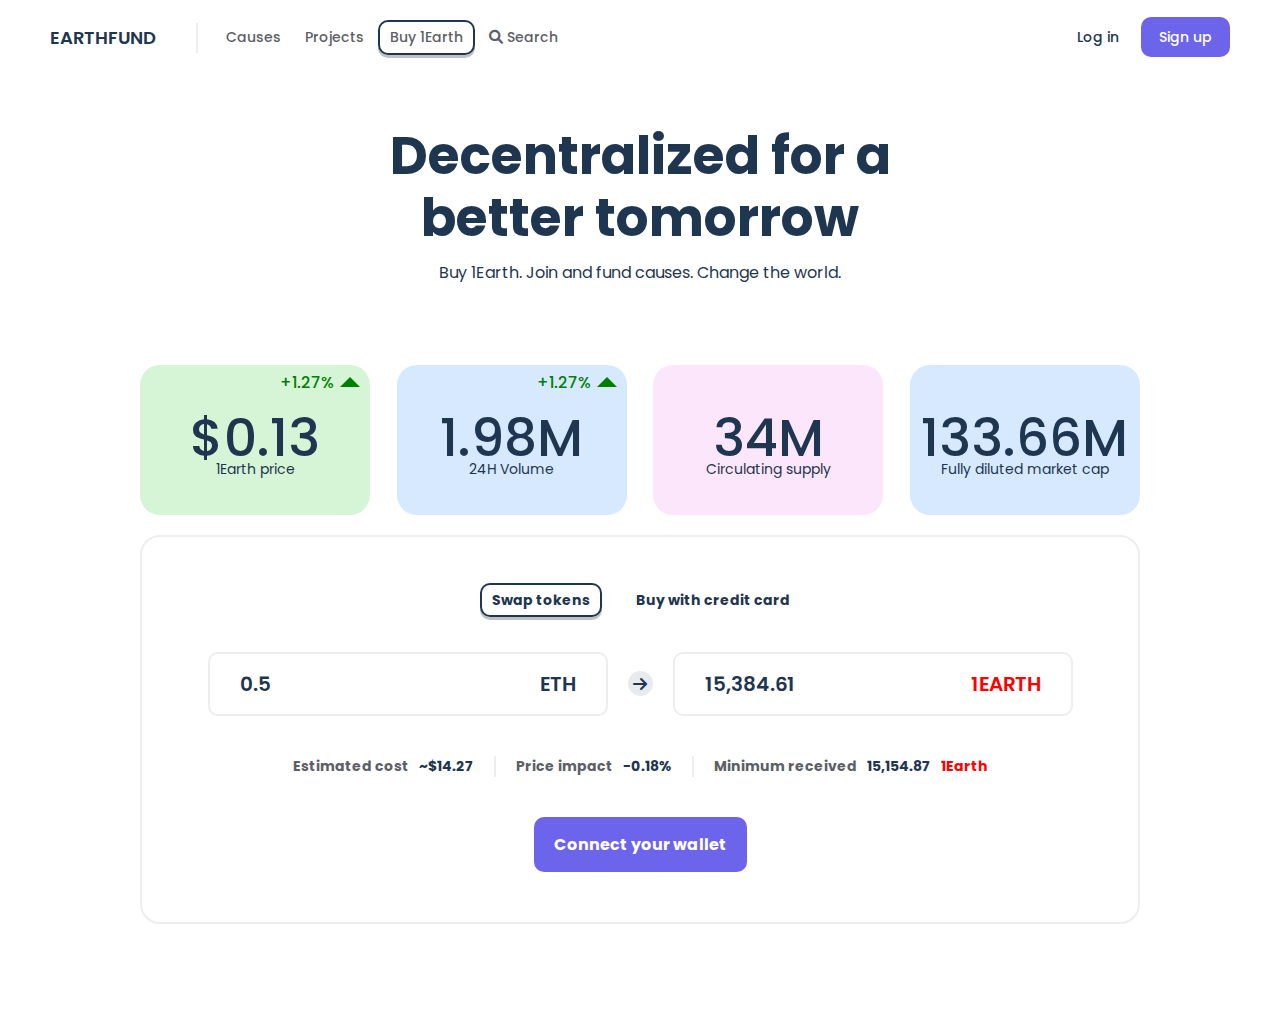
<file: landing-page-01/index.html>
<!DOCTYPE html>
<html lang="en">

<head>
  <meta charset="UTF-8">
  <meta http-equiv="X-UA-Compatible" content="IE=edge">
  <meta name="viewport" content="width=device-width, initial-scale=1.0">
  <title>Earthfund</title>
  <link rel="stylesheet" href="https://cdnjs.cloudflare.com/ajax/libs/font-awesome/6.0.0-beta2/css/all.min.css" />
  <link
    href="https://fonts.googleapis.com/css2?family=Poppins:ital,wght@0,100;0,200;0,300;0,400;0,500;0,600;1,100;1,200;1,300&display=swap"
    rel="stylesheet" />
  <link rel="stylesheet" href="./reset.css">
  <link rel="stylesheet" href="./style.css">
</head>

<body>
  <header>
    <div class="header-left">
      <a href="#" class="logo">
        <span class="logo__title">Earthfund</span>
      </a>
      <div class="menu">
        <a href="#" class="menu__item">Causes</a>
        <a href="#" class="menu__item">Projects</a>
        <a href="#" class="menu__item item--button">Buy 1Earth</a>
        <a href="#" class="menu__item">
          <i class="fa fa-search"></i>
          <span>Search</span>
        </a>
      </div>
    </div>
    <div class="header-right">
      <div class="sign-in">
        <a href="#" class="sign-in__item sign-in__login">Log in</a>
        <a href="#" class="sign-in__item sign-in__signup">Sign up</a>
      </div>
    </div>
  </header>

  <main>
    <div class="title">
      <h1 class="title__main">Decentralized for a better tomorrow</h1>
      <p class="title__desc">Buy 1Earth. Join and fund causes. Change the world.</p>
    </div>

    <div class="price">
      <div class="price__item price__item--green">
        <span class="price__percent"> +1.27% </span>
        <span class="price__main">$0.13</span>
        <span class="price__desc">1Earth price</span>
      </div>
      <div class="price__item price__item--blue">
        <span class="price__percent">+1.27%</span>
        <span class="price__main">1.98M</span>
        <span class="price__desc">24H Volume</span>
      </div>
      <div class="price__item price__item--violet">
        <span class="price__main">34M</span>
        <span class="price__desc">Circulating supply</span>
      </div>
      <div class="price__item price__item--blue">
        <span class="price__main">133.66M</span>
        <span class="price__desc">Fully diluted market cap</span>
      </div>
    </div>

    <div class="buy">
      <div class="buy-ways">
        <a href="#" class="buy-ways__item item--button">Swap tokens</a>
        <a href="#" class="buy-ways__item">Buy with credit card</a>
      </div>
      <div class="buy__plans">
        <div class="buy__box">
          <div class="buy__num">0.5</div>
          <div class="buy__unit">eth</div>
        </div>
        <div class="buy__arrow">
          <i class="fa fa-arrow-right"></i>
        </div>
        <div class="buy__box">
          <div class="buy__num">15,384.61</div>
          <div class="buy__unit buy--red">1Earth</div>
        </div>
      </div>
      <div class="buy-desc">
        <div class="buy-desc__item">
          <div class="buy-desc__title">Estimated cost</div>
          <div class="buy-desc__cost">~$14.27</div>
        </div>
        <div class="buy-desc__item">
          <div class="buy-desc__title">Price impact</div>
          <div class="buy-desc__cost">-0.18%</div>
        </div>
        <div class="buy-desc__item">
          <div class="buy-desc__title">Minimum received</div>
          <div class="buy-desc__cost">15,154.87</div>
          <div class="buy-desc__cost buy--red">1Earth</div>
        </div>
      </div>
      <button type="submit" class="buy__submit">Connect your wallet</button>
    </div>
  </main>
</body>

</html>
</file>
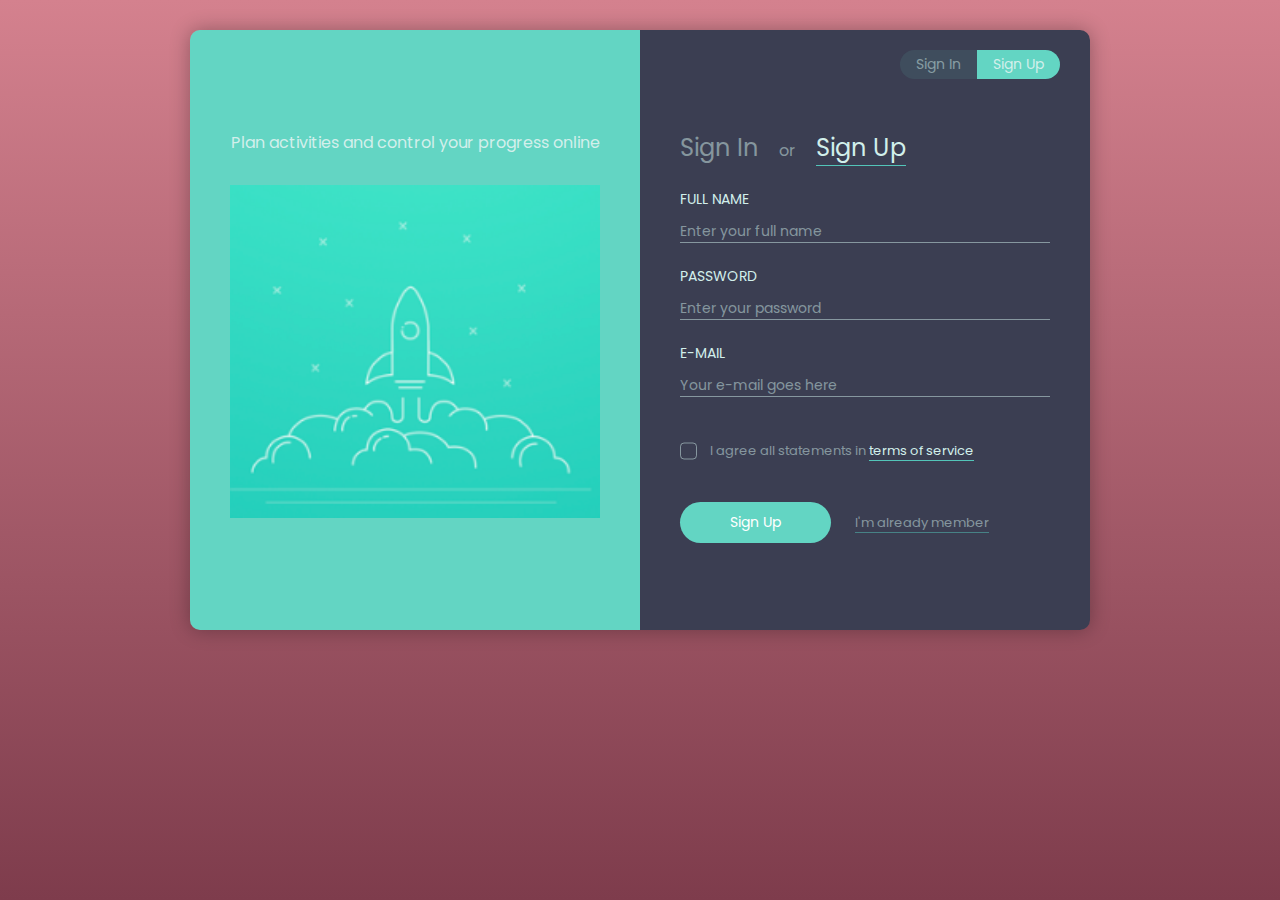
<file: Sign-up-01/index.html>
<!DOCTYPE html>
<html lang="en">
<head>
  <meta charset="UTF-8">
  <meta http-equiv="X-UA-Compatible" content="IE=edge">
  <meta name="viewport" content="width=device-width, initial-scale=1.0">
  <title>Sign Up</title>
	<link rel="stylesheet" href="https://cdnjs.cloudflare.com/ajax/libs/font-awesome/6.0.0-beta2/css/all.min.css" />
	<link
		href="https://fonts.googleapis.com/css2?family=Poppins:ital,wght@0,100;0,200;0,300;0,400;0,500;0,600;1,100;1,200;1,300&display=swap"
		rel="stylesheet" />
  <link rel="stylesheet" href="./reset.css">
  <link rel="stylesheet" href="./style.css">
</head>
<body>
  <div class="sign-up">
    <div class="sign-up__image">
      <p>Plan activities and control your progress online</p>
      <img src="./img/img-1.png" alt="">
    </div>

    <div class="sign-up__content">
      <div class="sign-up__choose">
        <a href="#" class="sign-up__item sign-up__item--blur">Sign In</a>
        <a href="#" class="sign-up__item sign-up__item--bold">Sign Up</a>
      </div>

      <div class="sign-up-heading">
        <h2 class="sign-up-heading__item sign-up-heading__item--blur">Sign In</h2>
        <span>or</span>
        <h2 class="sign-up-heading__item sign-up-heading__item--bold">Sign Up</h2>
      </div>

      <form autocomplete="off" class="sign-up__form">
        <div class="sign-up__group">
          <label for="name" class="sign-up__label">Full name</label>
          <input type="text" name="name" id="name" class="sign-up__input" placeholder="Enter your full name">
        </div>
        
        <div class="sign-up__group">
          <label for="password" class="sign-up__label">Password</label>
          <input type="password" name="password" id="password" class="sign-up__input" placeholder="Enter your password">
        </div>

        <div class="sign-up__group">
          <label for="email" class="sign-up__label">E-mail</label>
          <input type="email" name="email" id="email" class="sign-up__input" placeholder="Your e-mail goes here">
        </div>

        <div class="sign-up__term">
          <input type="checkbox" name="" id="term" class="sign-up__checkbox">
          <label for="term">I agree all statements in <a href="#" class="link">terms of service</a></label>
        </div>

        <div class="sign-up__submit">
          <button type="submit">Sign Up</button>
          <span>I'm already member</span>
        </div>
      </form>
    </div>
  </div>
</body>
</html>
</file>
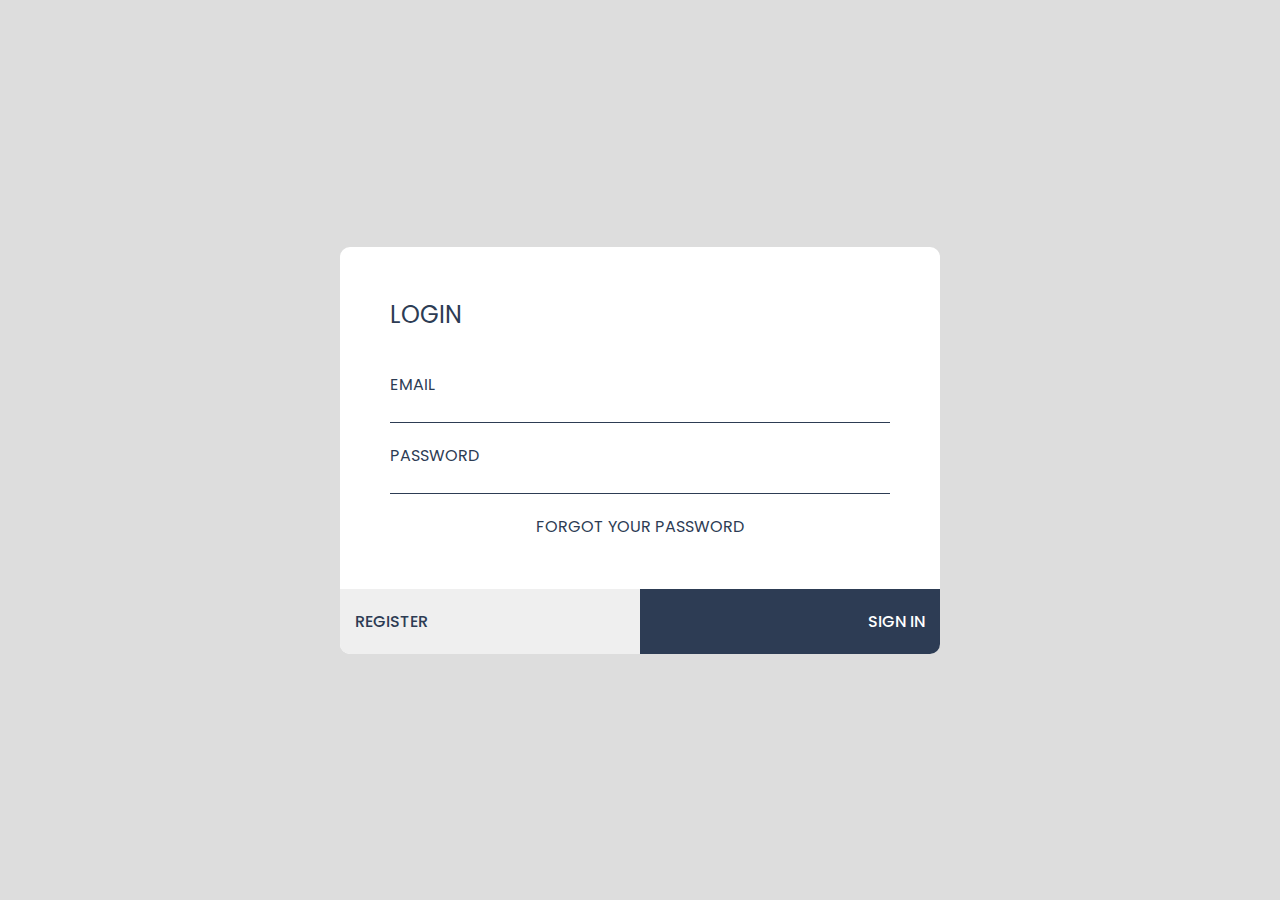
<file: Sign-up-02/index.html>
<!DOCTYPE html>
<html lang="en">
<head>
  <meta charset="UTF-8">
  <meta http-equiv="X-UA-Compatible" content="IE=edge">
  <meta name="viewport" content="width=device-width, initial-scale=1.0">
  <title>Login</title>
	<link rel="stylesheet" href="https://cdnjs.cloudflare.com/ajax/libs/font-awesome/6.0.0-beta2/css/all.min.css" />
	<link
		href="https://fonts.googleapis.com/css2?family=Poppins:ital,wght@0,100;0,200;0,300;0,400;0,500;0,600;1,100;1,200;1,300&display=swap"
		rel="stylesheet" />
  <link rel="stylesheet" href="./reset.css">
  <link rel="stylesheet" href="./style.css">
</head>
<body>
  <div class="login">
    <div class="login__content">
      <h2 class="login__title">Login</h2>
      
      <form autocomplete="off" class="login-form">
        <div class="login-form__group">
          <label for="email" class="login-form__label">Email</label>
          <input type="email" name="" id="email" class="login-form__input">
        </div>
        <div class="login-form__group">
          <label for="password" class="login-form__label">Password</label>
          <input type="password" name="" id="password" class="login-form__input">
        </div>
        
        <a href="#" class="login-form__forgot">Forgot your password</a>  
      </form>
    </div>

    <div class="login-choose">
      <button class="login-choose__item login-choose__item--register">Register</button>
      <button type="submit" class="login-choose__item login-choose__item--sign-in">Sign in</button>
    </div>
  </div>
</body>
</html>
</file>
<file: landing-page-01/style.css>
body {
  color: #1e364f;
}

.item--button {
  color: #1e364f;
  border: 2px solid #1e364f;
  border-radius: 1rem;
  box-shadow: 0 3px 0 0 rgba(30, 54, 79, 0.3);
}
.item--button:visited {
  color: #1e364f;
}

header {
  padding: 2rem 5rem;
  display: flex;
  align-items: center;
  justify-content: space-between;
}
header .header-left {
  display: flex;
  align-items: center;
}
header .logo {
  padding-right: 4rem;
  font-size: 1.8rem;
  text-transform: uppercase;
  font-weight: 600;
  color: #1e364f;
}
header .logo:visited {
  color: #1e364f;
}
header .menu {
  font-size: 1.4rem;
  font-weight: 500;
  padding-left: 2rem;
  position: relative;
}
header .menu::before {
  content: "";
  position: absolute;
  width: 2px;
  height: 3rem;
  background-color: #eee;
  top: 50%;
  left: 0;
  transform: translateY(-50%);
}
header .menu__item {
  display: inline-block;
  padding: 0.5rem 1rem;
  color: #5b6066;
}
header .menu__item:visited {
  color: #5b6066;
}
header .sign-in {
  font-size: 1.4rem;
  font-weight: 500;
}
header .sign-in__item {
  padding: 1rem 1.8rem;
}
header .sign-in__login {
  color: #1e364f;
}
header .sign-in__login:visited {
  color: #1e364f;
}
header .sign-in__signup {
  color: white;
  background-color: #6c64ea;
  border-radius: 1rem;
}
header .sign-in__signup:visited {
  color: white;
}

main {
  max-width: 110rem;
  padding: 0 5rem;
  padding-bottom: 10rem;
  margin: 0 auto;
}
main .title {
  width: 100%;
  text-align: center;
  margin-top: 5rem;
}
main .title__main {
  font-size: 5.2rem;
  width: 60rem;
  margin: 0 auto;
  line-height: 1.2;
}
main .title__desc {
  margin-top: 1rem;
}
main .price {
  display: flex;
  justify-content: space-between;
  margin-top: 8rem;
}
main .price__item {
  width: 23rem;
  height: 15rem;
  border-radius: 2rem;
  background-color: #acbce7;
  position: relative;
  display: flex;
  flex-direction: column;
  justify-content: center;
  align-items: center;
}
main .price__item--green {
  background-color: rgba(50, 207, 50, 0.2);
}
main .price__item--blue {
  background-color: rgba(51, 146, 255, 0.2);
}
main .price__item--violet {
  background-color: rgba(238, 130, 238, 0.2);
}
main .price__percent {
  position: absolute;
  top: 0.5rem;
  right: 1rem;
  color: green;
  font-weight: 500;
  padding-right: 2.5rem;
}
main .price__percent::after {
  content: "";
  position: absolute;
  width: 0;
  height: 0;
  border-left: 1rem solid transparent;
  border-right: 1rem solid transparent;
  border-bottom: 1rem solid green;
  right: 0;
  top: 0;
  transform: translateY(70%);
}
main .price__main {
  font-size: 5.2rem;
  font-weight: 500;
  height: 6rem;
}
main .price__desc {
  font-size: 1.4rem;
}
main .buy {
  width: 100%;
  margin-top: 2rem;
  padding: 5rem;
  border: 2px solid #eee;
  border-radius: 2rem;
  display: flex;
  flex-direction: column;
  align-items: center;
}
main .buy--red {
  color: red;
}
main .buy-ways__item {
  padding: 0.5rem 1rem;
  margin: 0 1rem;
  color: #1e364f;
  font-size: 1.4rem;
  font-weight: bold;
}
main .buy-ways__item:visited {
  color: #1e364f;
}
main .buy__plans {
  margin-top: 4rem;
  display: flex;
  align-items: center;
  justify-content: space-between;
}
main .buy__box {
  display: flex;
  align-items: center;
  justify-content: space-between;
  padding: 1.5rem 3rem;
  width: 40rem;
  border: 2px solid #eee;
  border-radius: 1rem;
  font-size: 2rem;
  text-transform: uppercase;
  font-weight: 600;
}
main .buy__arrow {
  margin: 0 2rem;
  width: 2.5rem;
  height: 2.5rem;
  background-color: rgba(30, 54, 79, 0.1);
  border-radius: 5rem;
  display: flex;
  align-items: center;
  justify-content: center;
}
main .buy-desc {
  display: flex;
  font-size: 1.4rem;
  font-weight: bold;
  margin-top: 4rem;
}
main .buy-desc__item {
  display: flex;
  padding: 0 2rem;
}
main .buy-desc__item:not(:first-child) {
  border-left: 2px solid #eee;
}
main .buy-desc__title {
  color: #5b6066;
}
main .buy-desc__cost {
  margin-left: 1rem;
}
main .buy__submit {
  margin-top: 4rem;
  padding: 1.5rem 2rem;
  color: white;
  background-color: #6c64ea;
  border-radius: 1rem;
  border: none;
  font-weight: bold;
}

/*# sourceMappingURL=style.css.map */
</file>
<file: Sign-up-01/style.css>
body {
  background-image: linear-gradient(#d4818e, #7e3c4c);
  min-height: calc(100vh - 3rem);
}

.sign-up {
  width: 90rem;
  height: 60rem;
  margin: 0 auto;
  margin-top: 3rem;
  border-radius: 1rem;
  box-shadow: 0 0 2rem 0 rgba(0, 0, 0, 0.3);
  overflow: hidden;
  color: #D2EFEB;
  display: flex;
}
.sign-up__image {
  width: 50%;
  background-color: #63D5C3;
  padding: 10rem 4rem;
}
.sign-up__image p {
  text-align: center;
}
.sign-up__image img {
  width: 100%;
  margin-top: 3rem;
}
.sign-up__content {
  width: 50%;
  background-color: #3B3E52;
  padding: 10rem 4rem;
  position: relative;
}
.sign-up__choose {
  position: absolute;
  top: 2rem;
  right: 3rem;
  font-size: 1.4rem;
  border-radius: 10rem;
  overflow: hidden;
  display: flex;
}
.sign-up__item {
  display: inline-block;
  padding: 0.4rem 1.6rem;
  margin: 0;
}
.sign-up__item--blur {
  color: rgba(210, 239, 235, 0.5);
  background-color: rgba(99, 213, 195, 0.1);
}
.sign-up__item--bold {
  color: #D2EFEB;
  background-color: #63D5C3;
}
.sign-up-heading {
  display: flex;
  align-items: baseline;
}
.sign-up-heading span {
  margin: 0 2rem;
  color: rgba(210, 239, 235, 0.5);
}
.sign-up-heading__item {
  font-weight: normal;
}
.sign-up-heading__item--blur {
  color: rgba(210, 239, 235, 0.5);
}
.sign-up-heading__item--bold {
  border-bottom: 1px solid #53C5B9;
}
.sign-up__form {
  margin-top: 2rem;
}
.sign-up__group {
  margin-top: 2rem;
}
.sign-up__label {
  text-transform: uppercase;
  font-size: 1.4rem;
}
.sign-up__input {
  display: block;
  margin-top: 1rem;
  width: 100%;
  border: none;
  background-color: transparent;
  font-size: 1.4rem;
  border-bottom: 1px solid rgba(210, 239, 235, 0.5);
  color: #D2EFEB;
  transition: all 0.2s linear;
}
.sign-up__input:focus {
  border-color: #53C5B9;
}
.sign-up__input::placeholder {
  color: rgba(210, 239, 235, 0.5);
}
.sign-up__term {
  margin-top: 4rem;
}
.sign-up__term input {
  display: none;
}
.sign-up__term input:checked + label::before {
  background-color: #63D5C3;
  border-color: #63D5C3;
}
.sign-up__term input:checked + label::after {
  display: block;
}
.sign-up__term label {
  font-size: 1.3rem;
  color: rgba(210, 239, 235, 0.5);
  cursor: pointer;
  padding-left: 3rem;
  position: relative;
}
.sign-up__term label a {
  color: #D2EFEB;
  border-bottom: 1px solid #53C5B9;
}
.sign-up__term label::before {
  content: "";
  position: absolute;
  top: 50%;
  left: 0;
  transform: translateY(-50%);
  width: 1.5rem;
  height: 1.5rem;
  border: 1px solid rgba(210, 239, 235, 0.5);
  border-radius: 0.4rem;
  transition: all 0.2s linear;
}
.sign-up__term label::after {
  content: "";
  position: absolute;
  top: 5px;
  left: 2px;
  width: 1rem;
  height: 0.5rem;
  border-left: 2px solid #3B3E52;
  border-bottom: 2px solid #3B3E52;
  transform: rotate(-45deg);
  display: none;
  transition: all 0.2s linear;
}
.sign-up__submit {
  margin-top: 4rem;
}
.sign-up__submit button {
  font-size: 1.4rem;
  padding: 1rem 5rem;
  background-color: #63D5C3;
  border: none;
  border-radius: 10rem;
  color: white;
}
.sign-up__submit span {
  font-size: 1.3rem;
  margin-left: 2rem;
  color: rgba(210, 239, 235, 0.5);
  border-bottom: 1px solid rgba(83, 197, 185, 0.5);
}

/*# sourceMappingURL=style.css.map */
</file>
<file: Sign-up-02/style.css>
body {
  background-color: #ddd;
  width: 100vw;
  height: 100vh;
  display: flex;
  align-items: center;
  justify-content: center;
}

.login {
  width: 60rem;
  background-color: #fff;
  border-radius: 1rem;
  text-transform: uppercase;
  color: #2d3c54;
  overflow: hidden;
}
.login__content {
  padding: 5rem;
}
.login__title {
  font-weight: normal;
}
.login-form {
  margin-top: 4rem;
}
.login-form__label {
  cursor: pointer;
}
.login-form__input {
  display: block;
  width: 100%;
  margin-bottom: 2rem;
  border: none;
  border-bottom: 1px solid #2d3c54;
  color: #2d3c54;
}
.login-form__forgot {
  display: block;
  text-align: center;
  color: #2d3c54;
}
.login-choose {
  display: flex;
}
.login-choose__item {
  width: 50%;
  border: none;
  padding: 2rem 1.5rem;
  color: #2d3c54;
  text-transform: uppercase;
  font-weight: 500;
  cursor: pointer;
}
.login-choose__item--register {
  text-align: left;
}
.login-choose__item--sign-in {
  text-align: right;
  color: #fff;
  background-color: #2d3c54;
}

/*# sourceMappingURL=style.css.map */
</file>
